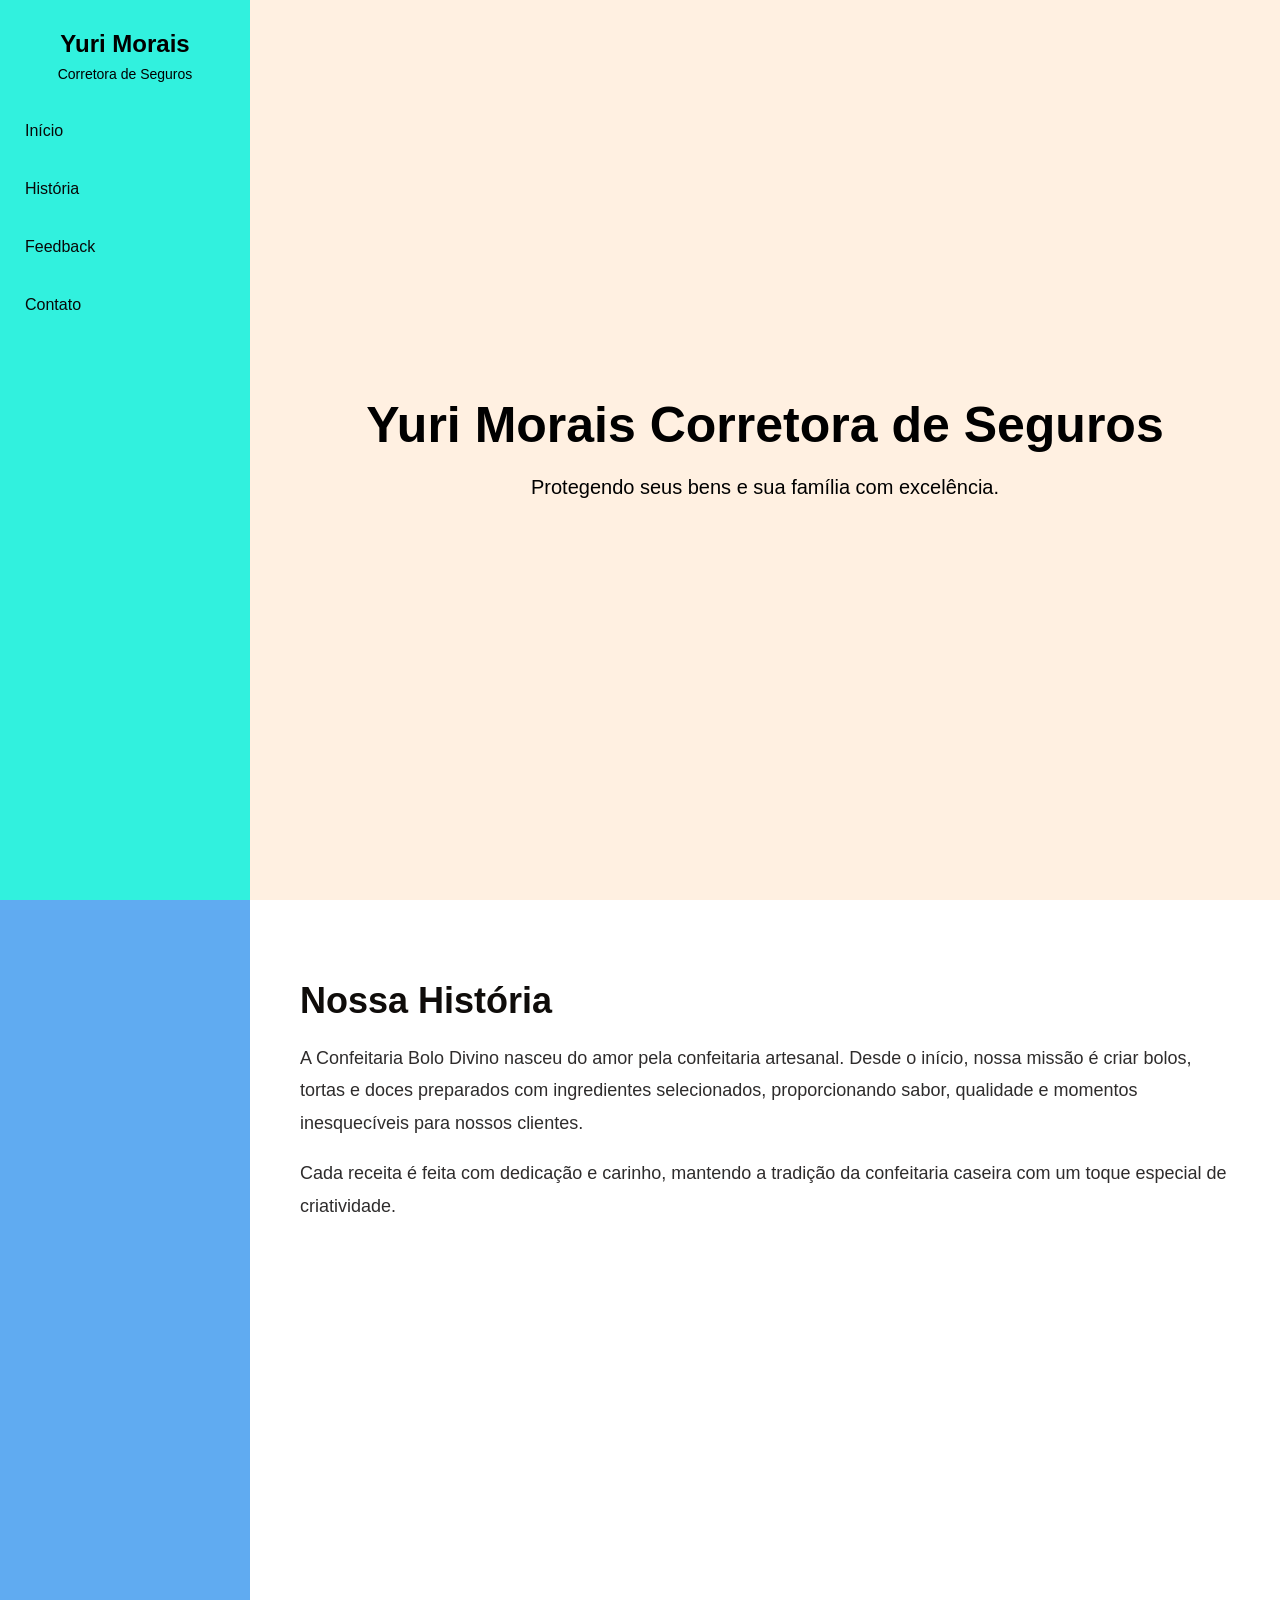
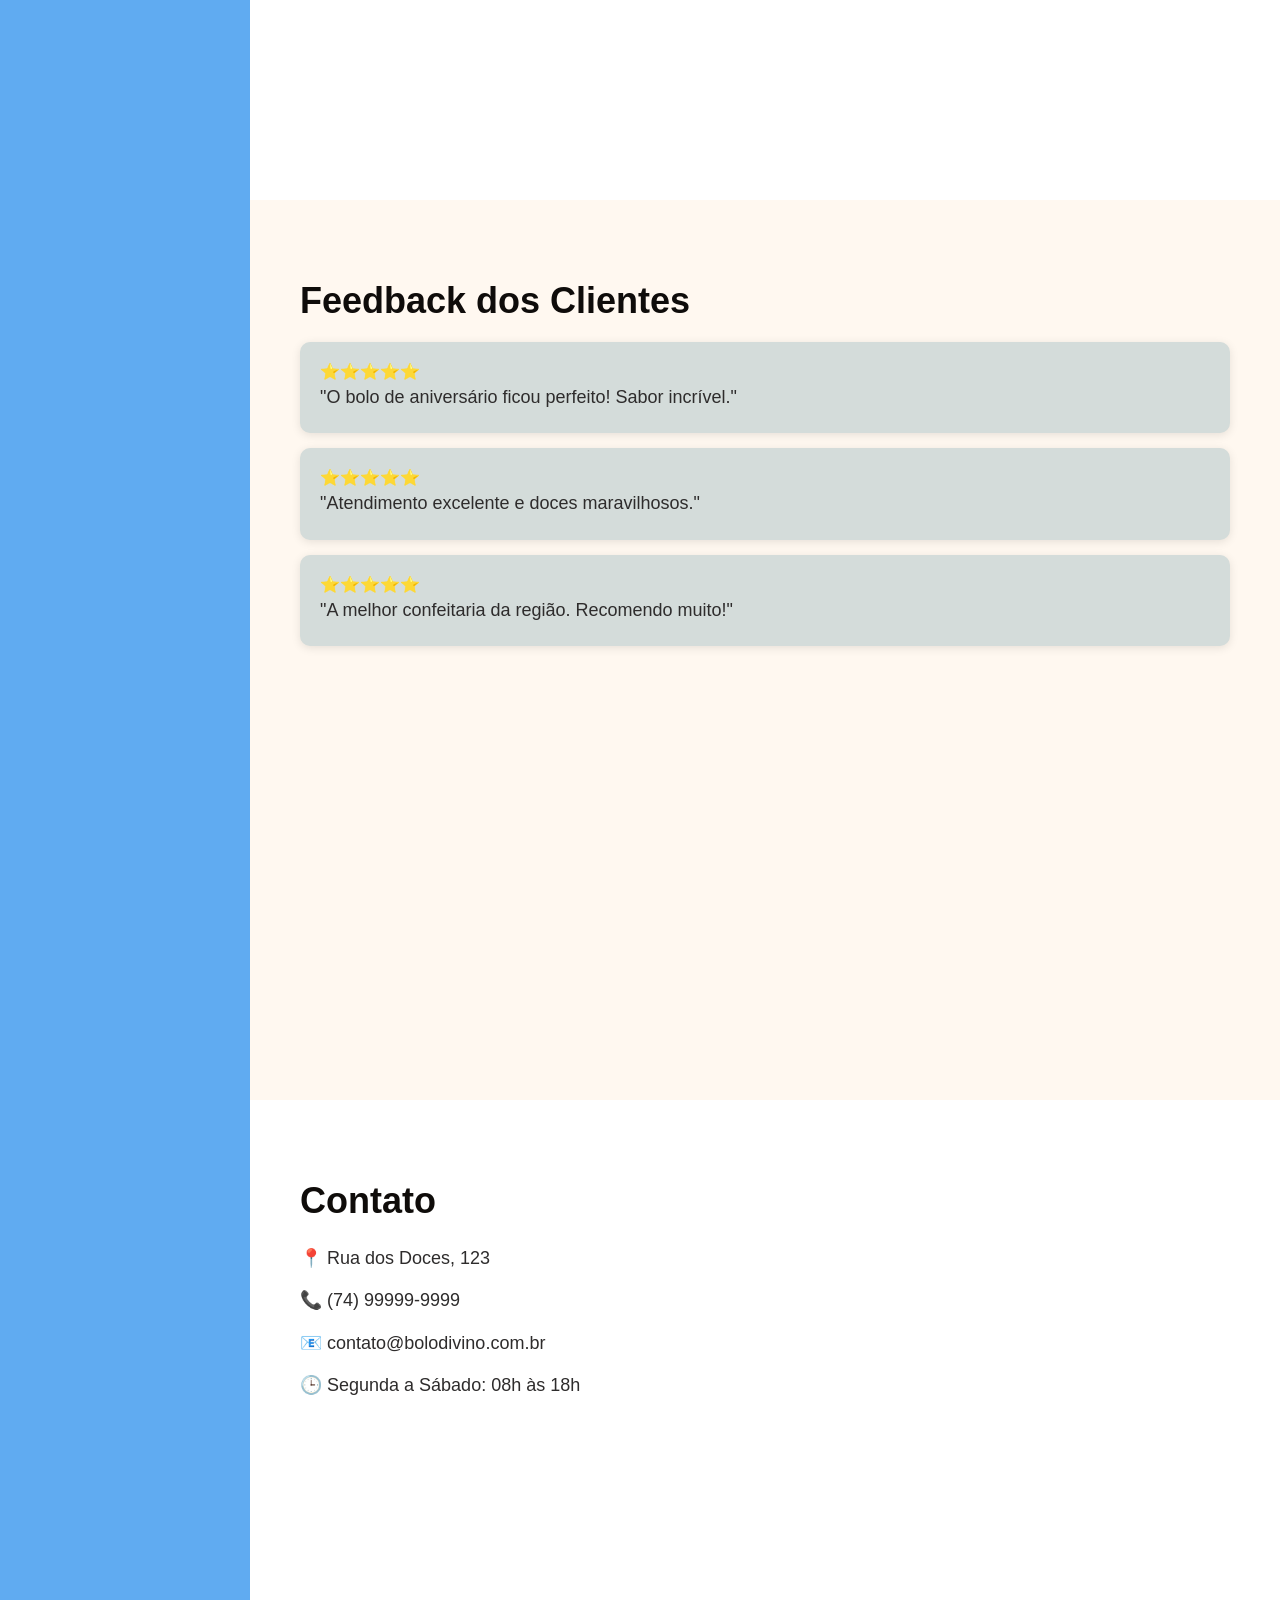
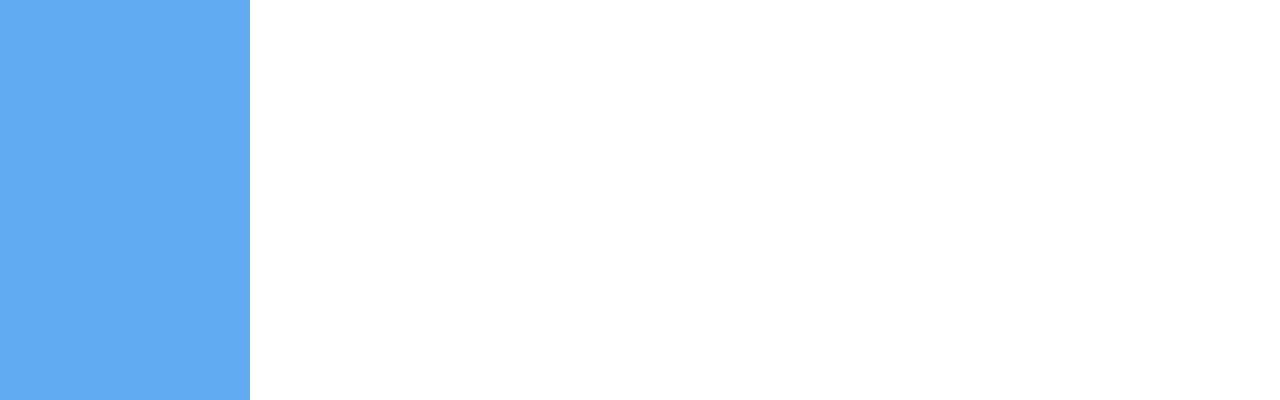
<file: SITE CORRETORA/index.html>
<!DOCTYPE html>
<html lang="pt-BR">
<head>
<meta charset="UTF-8">
<meta name="viewport" content="width=device-width, initial-scale=1.0">
<title>Yuri Morais</title>

<style>
*{
    margin:0;
    padding:0;
    box-sizing:border-box;
    font-family: 'Segoe UI', sans-serif;
}

body{
    display:flex;
    background-color:#60abf1;
}

/* Menu lateral */
.menu-lateral{
    width:250px;
    height:100vh;
    background:#31f1de;
    position:fixed;
    left:0;
    top:0;
    padding-top:30px;
}

.logo{
    text-align:center;
    color:rgb(0, 0, 0);
    font-size:28px;
    font-weight:bold;
    margin-bottom:40px;
}

.menu-lateral ul{
    list-style:none;
}

.menu-lateral ul li{
    margin:10px 0;
}

.menu-lateral ul li a{
    display:block;
    color:rgb(8, 8, 8);
    text-decoration:none;
    padding:15px 25px;
    transition:0.3s;
}

.menu-lateral ul li a:hover{
    background:#54bcdc;
    padding-left:35px;
}

/* Conteúdo */
.conteudo{
    margin-left:250px;
    width:100%;
}

section{
    padding:80px 50px;
    min-height:100vh;
}

#inicio{
    background:#FFF0E1;
    display:flex;
    flex-direction:column;
    justify-content:center;
    align-items:center;
    text-align:center;
}

#inicio h1{
    font-size:50px;
    color:#000000;
}

#inicio p{
    font-size:20px;
    color:#000000;
    margin-top:15px;
}

#historia{
    background:#fff;
}

#feedback{
    background:#FFF8F0;
}

#contato{
    background:#fff;
}

h2{
    color:#0f0c0a;
    margin-bottom:20px;
    font-size:36px;
}

p{
    line-height:1.8;
    color:#2e2c2c;
    font-size:18px;
}

.card-feedback{
    background:rgb(212, 220, 218);
    padding:20px;
    border-radius:10px;
    margin:15px 0;
    box-shadow:0 2px 10px rgba(0,0,0,0.1);
}

.contato-info{
    margin-top:20px;
}

.contato-info p{
    margin:10px 0;
}

.subtitle {
    font-size: 14px;
    margin: 4px 0 0 0;
    font-weight: normal;
    color: #000000; /* Altere aqui para a cor desejada (ex: #e0e0e0 é um cinza claro) */
}

.text-group {
    text-align: center;
    margin-bottom: 20px;
}

</style>

</head>
<body>

<nav class="menu-lateral">
   <div class="header-container">
  <div class="text-group">
    <h1 class="title">Yuri Morais</h1>
    <p class="subtitle">Corretora de Seguros</p>
  </div>



    <ul>
        <li><a href="#inicio">Início</a></li>
        <li><a href="#historia">História</a></li>
        <li><a href="#feedback">Feedback</a></li>
        <li><a href="#contato">Contato</a></li>
    </ul>
</nav>

<div class="conteudo">

    <section id="inicio">
        <h1>Yuri Morais Corretora de Seguros</h1>
        <p>Protegendo seus bens e sua família com excelência.</p>
    </section>

    <section id="historia">
        <h2>Nossa História</h2>

        <p>
            A Confeitaria Bolo Divino nasceu do amor pela confeitaria artesanal.
            Desde o início, nossa missão é criar bolos, tortas e doces preparados
            com ingredientes selecionados, proporcionando sabor, qualidade e momentos
            inesquecíveis para nossos clientes.
        </p>

        <br>

        <p>
            Cada receita é feita com dedicação e carinho, mantendo a tradição
            da confeitaria caseira com um toque especial de criatividade.
        </p>
    </section>

    <section id="feedback">
        <h2>Feedback dos Clientes</h2>

        <div class="card-feedback">
            ⭐⭐⭐⭐⭐
            <p>"O bolo de aniversário ficou perfeito! Sabor incrível."</p>
        </div>

        <div class="card-feedback">
            ⭐⭐⭐⭐⭐
            <p>"Atendimento excelente e doces maravilhosos."</p>
        </div>

        <div class="card-feedback">
            ⭐⭐⭐⭐⭐
            <p>"A melhor confeitaria da região. Recomendo muito!"</p>
        </div>
    </section>

    <section id="contato">
        <h2>Contato</h2>

        <div class="contato-info">
            <p>📍 Rua dos Doces, 123</p>
            <p>📞 (74) 99999-9999</p>
            <p>📧 contato@bolodivino.com.br</p>
            <p>🕒 Segunda a Sábado: 08h às 18h</p>
        </div>
    </section>

</div>

</body>
</html>
</file>
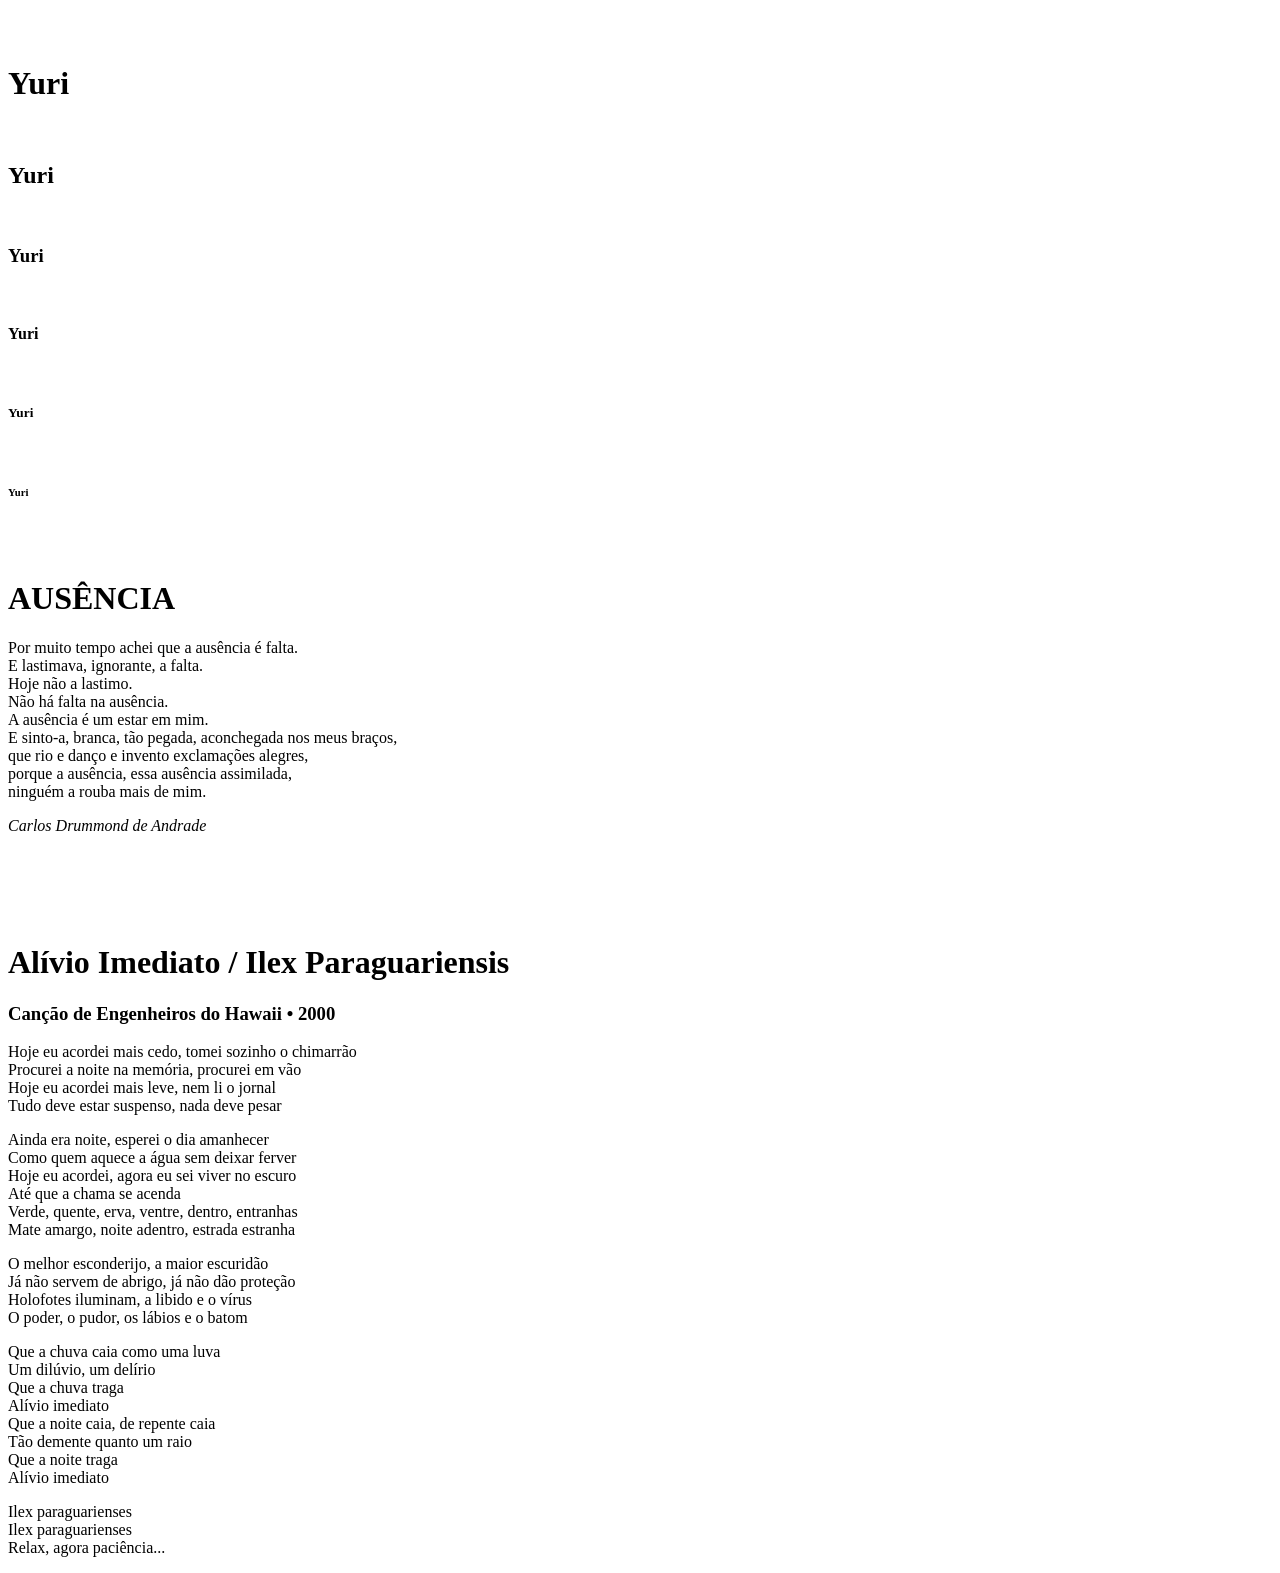
<file: AULA/AULA 3 JAVA/INDEx.html>
<!DOCTYPE html>
<html lang="en">
<head>
    <meta charset="UTF-8">
    <meta name="viewport" content="width=, initial-scale=1.0">
    <title>AULA SOBRE TITULOS</title>
</head>
<body>
    <br>
    <br>
    <h1>Yuri</h1> <!--Endfragment cabeçalhos-->
    <br>
    <h2>Yuri</h2>
    <br>
    <h3>Yuri</h3>
    <br>
    <h4>Yuri</h4>
    <br>
    <h5>Yuri</h5>
    <br>
    <h6>Yuri</h6>

<br>
<br>
<h1>AUSÊNCIA</h1>

    <p>
        Por muito tempo achei que a ausência é falta.<br>
        E lastimava, ignorante, a falta.<br>
        Hoje não a lastimo.<br>
        Não há falta na ausência.<br>
        A ausência é um estar em mim.<br>
        E sinto-a, branca, tão pegada, aconchegada nos meus braços,<br>
        que rio e danço e invento exclamações alegres,<br>
        porque a ausência, essa ausência assimilada,<br>
        ninguém a rouba mais de mim.
    </p>

    <p><i>Carlos Drummond de Andrade</i></p>


    <br>
    <br>
    <br>
    <br>

    <body>

        <h1>Alívio Imediato / Ilex Paraguariensis</h1>
        <h3>Canção de Engenheiros do Hawaii • 2000</h3>
        <p>
            Hoje eu acordei mais cedo, tomei sozinho o chimarrão<br>
            Procurei a noite na memória, procurei em vão<br>
            Hoje eu acordei mais leve, nem li o jornal<br>
            Tudo deve estar suspenso, nada deve pesar
        </p>

        <p>
            Ainda era noite, esperei o dia amanhecer<br>
            Como quem aquece a água sem deixar ferver<br>
            Hoje eu acordei, agora eu sei viver no escuro<br>
            Até que a chama se acenda<br>
            Verde, quente, erva, ventre, dentro, entranhas<br>
            Mate amargo, noite adentro, estrada estranha
        </p>

        <p>
            O melhor esconderijo, a maior escuridão<br>
            Já não servem de abrigo, já não dão proteção<br>
            Holofotes iluminam, a libido e o vírus<br>
            O poder, o pudor, os lábios e o batom
        </p>

        <p>
            Que a chuva caia como uma luva<br>
            Um dilúvio, um delírio<br>
            Que a chuva traga<br>
            Alívio imediato<br>
            Que a noite caia, de repente caia<br>
            Tão demente quanto um raio<br>
            Que a noite traga<br>
            Alívio imediato
        </p>

        <p>
            Ilex paraguarienses<br>
            Ilex paraguarienses<br>
            Relax, agora paciência...
        </p>
    

</body>
















</body>
</html>
</file>
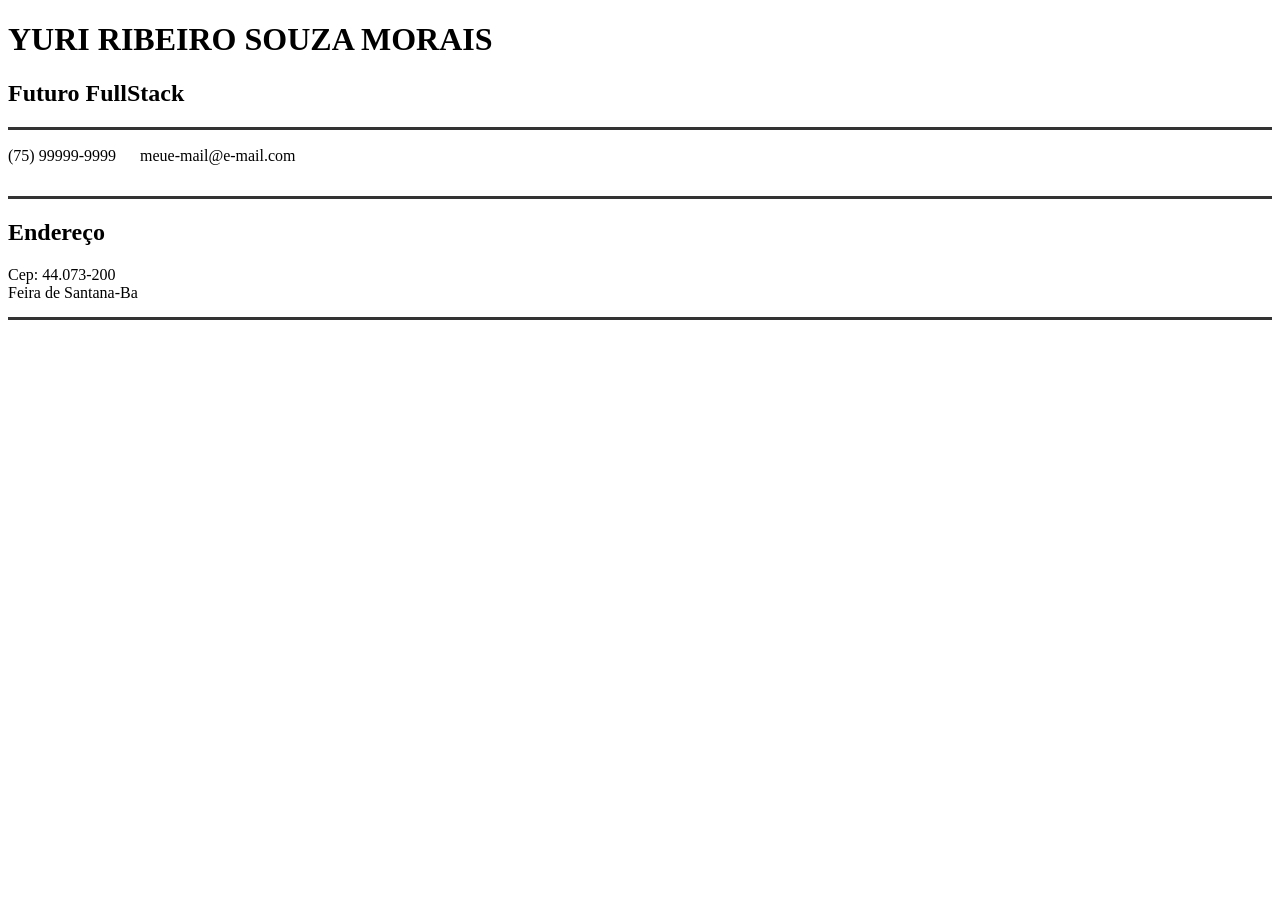
<file: AULA/Curriculo/index.html>
<!DOCTYPE html>
<html lang="br">
<head>
    <meta charset="UTF-8">
    <meta name="viewport" content="width=device-width, initial-scale=1.0">
    <title>Document</title>
</head>
<body>
    <h1 style="font-family: Verdana;">YURI RIBEIRO SOUZA MORAIS</h1>
    <h2 style="font-family: Verdana;">Futuro FullStack</h2>

        <hr style="border: 0; height: 3px; background-color: #333; margin: 1px 0;">
    <p style="display:inline-block; margin-right:20px;"> (75) 99999-9999</p> 
    <p style="display:inline-block;">meue-mail@e-mail.com</p>
        <hr style="border: 0; height: 3px; background-color: #333; margin: 15px 0;">
<h2 style="font-family: Verdana;">Endereço</h2>
    Cep: 44.073-200<br>
    Feira de Santana-Ba
        <hr style="border: 0; height: 3px; background-color: #333; margin: 15px 0;">

    
</body>
</html>
</file>
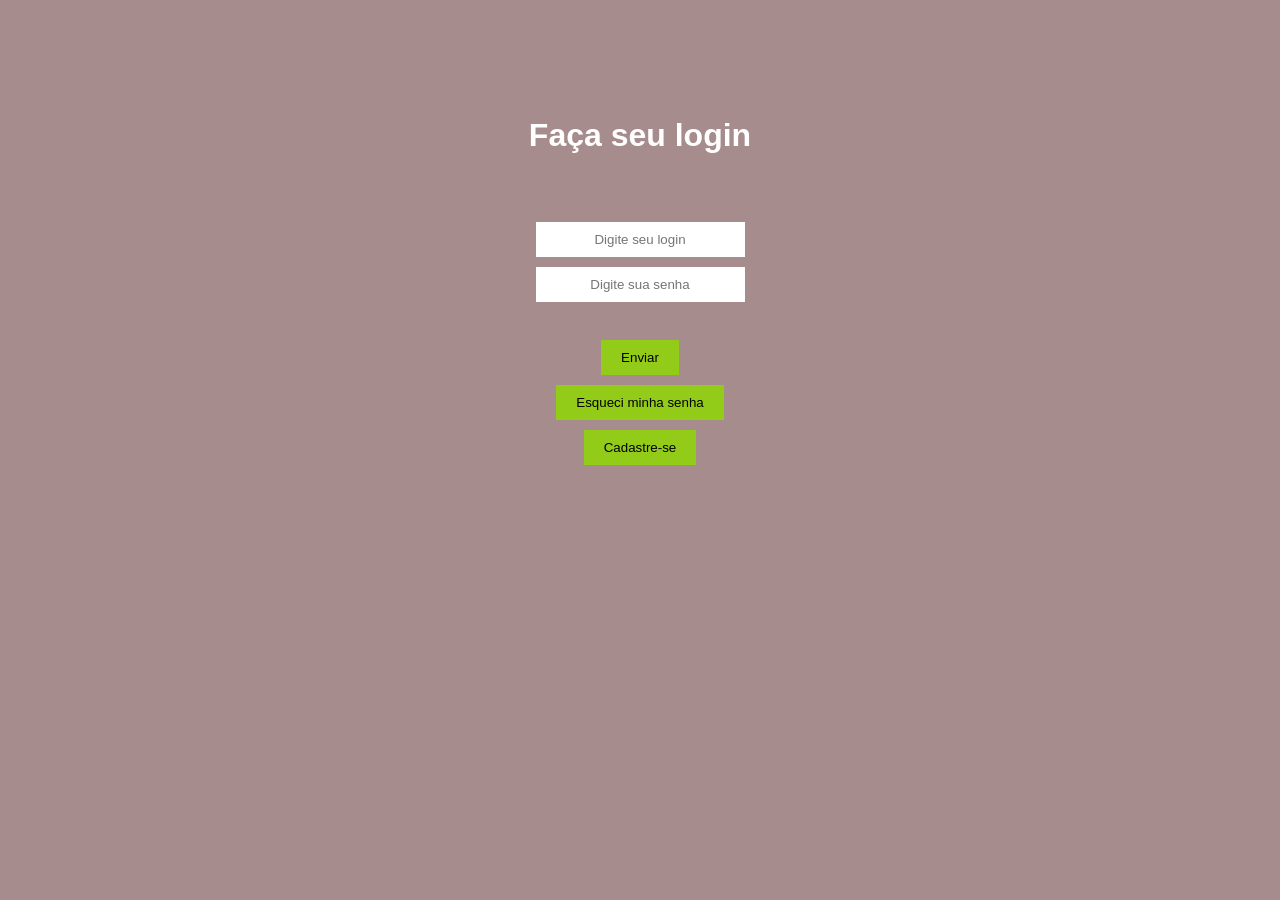
<file: AULA/LOGIN/index.html>
<!DOCTYPE html>
<html lang="br">
<head>
    <meta charset="UTF-8">
    <meta name="viewport" content="width=device-width, initial-scale=1.0">
    <title>Document</title>

<style>
    body {
        background-color: #fdfdfd;
        margin-top: 60px;
    }




    input {
        background-color: #ffffff;
        text-align: center;
        font-family: Arial, sans-serif;
        color: #000000;
        border: none;
        padding: 10px 20px;
        margin: 10px auto;
        display: block;
    }
    button {
          
            background-color: #93cc18;
            font-family: Arial, sans-serif;
            color: #000000;
            border: none;
            padding: 10px 20px;
            cursor: pointer;
            margin: 10px auto;
            display: block;
        }

    
</style>

</head>
<body style="background-color: #a68c8c;">

    <br><br>
    <h1 style="text-align: center; font-family: Arial, sans-serif;color: #ffffff;;">Faça seu login</h1>
    <br><br>
    <input style="background-color: #ffffff; text-align: center;" placeholder="Digite seu login" type="text">
    <input style="background-color: #ffffff; text-align: center;" placeholder="Digite sua senha" type="password";>
    
   
    <br> 
    <a style="text-decoration: none;" href="enviar.html" style="text-align: center;" font-family="Arial, sans-serif;"><button>Enviar</button></a   >

    <a style="text-decoration: none;" href="esqueci_senha.html" style="text-align: center;" font-family="Arial, sans-serif;"><button>Esqueci minha senha</button></a>
    <a style="text-decoration: none;" href="cadastro.html" style="text-align: center;" font-family="Arial, sans-serif;"><button>Cadastre-se</button></a>









    
</body>
</html>
</file>
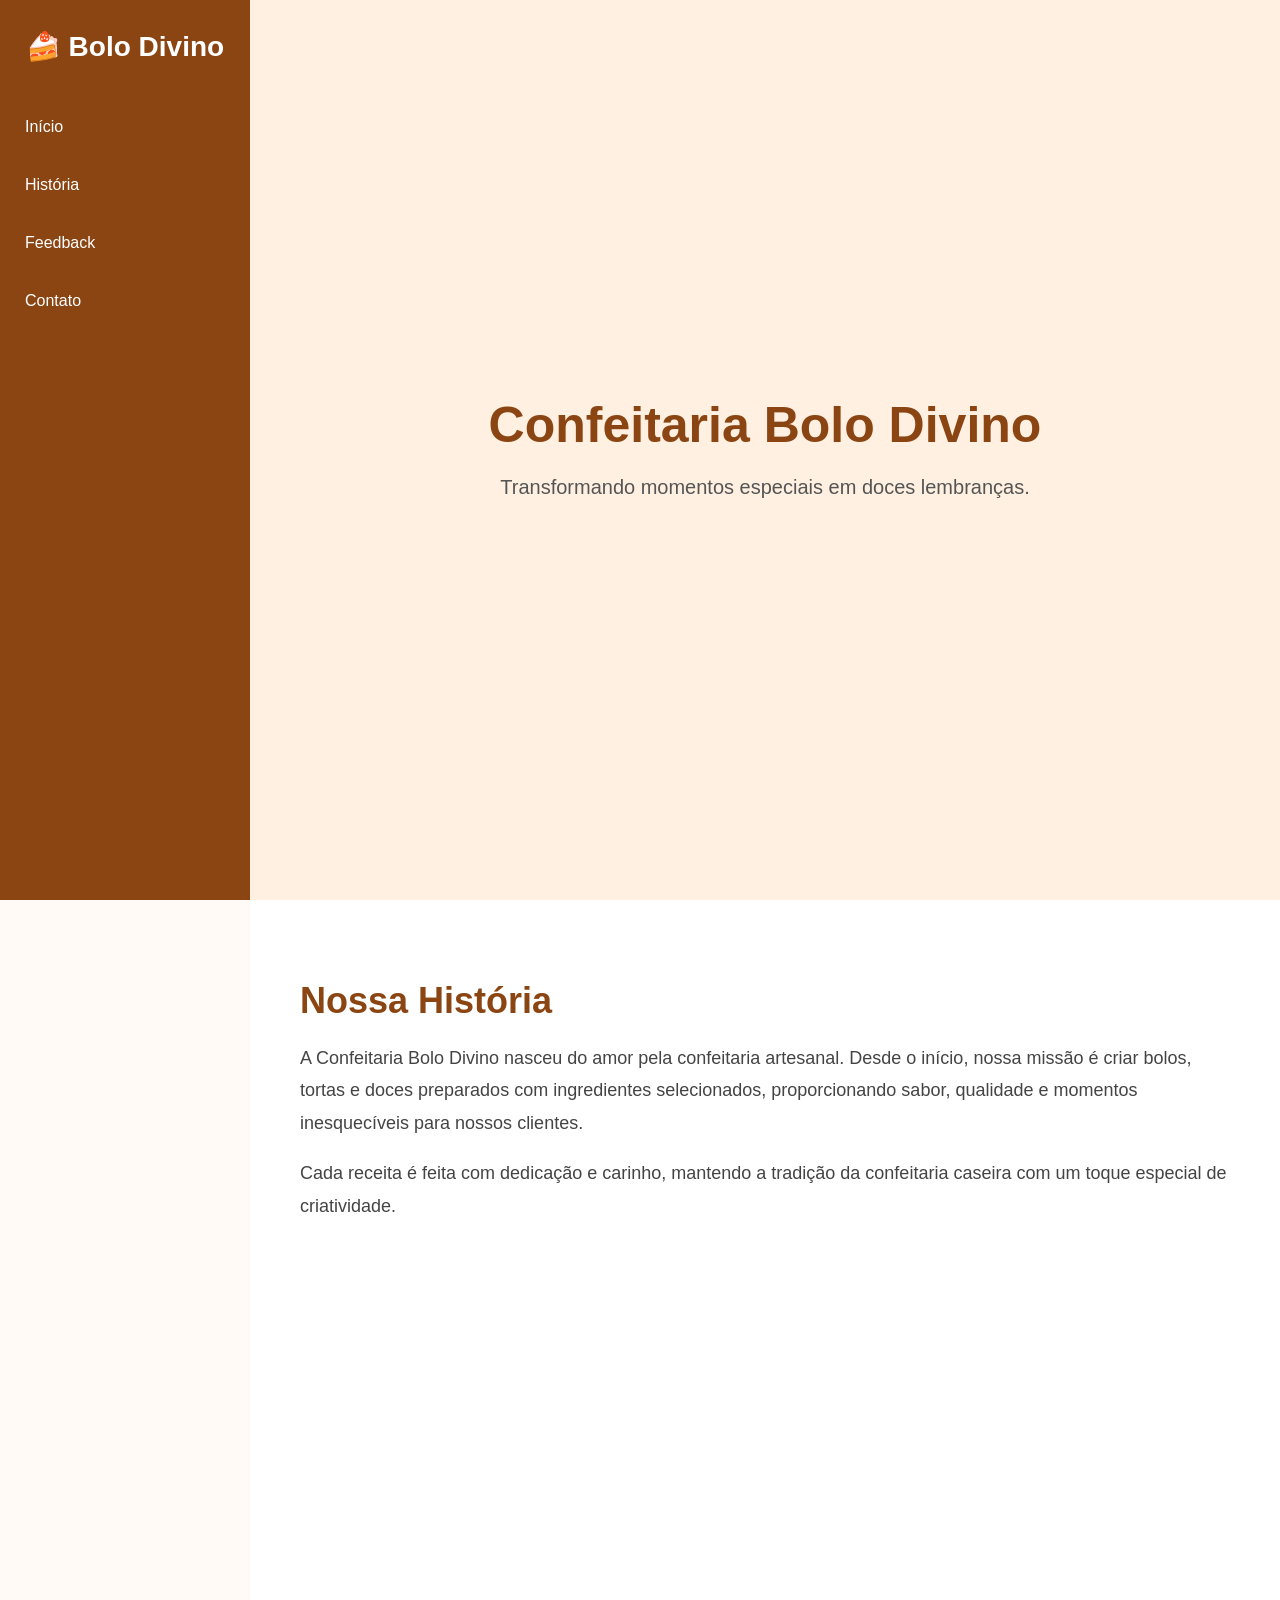
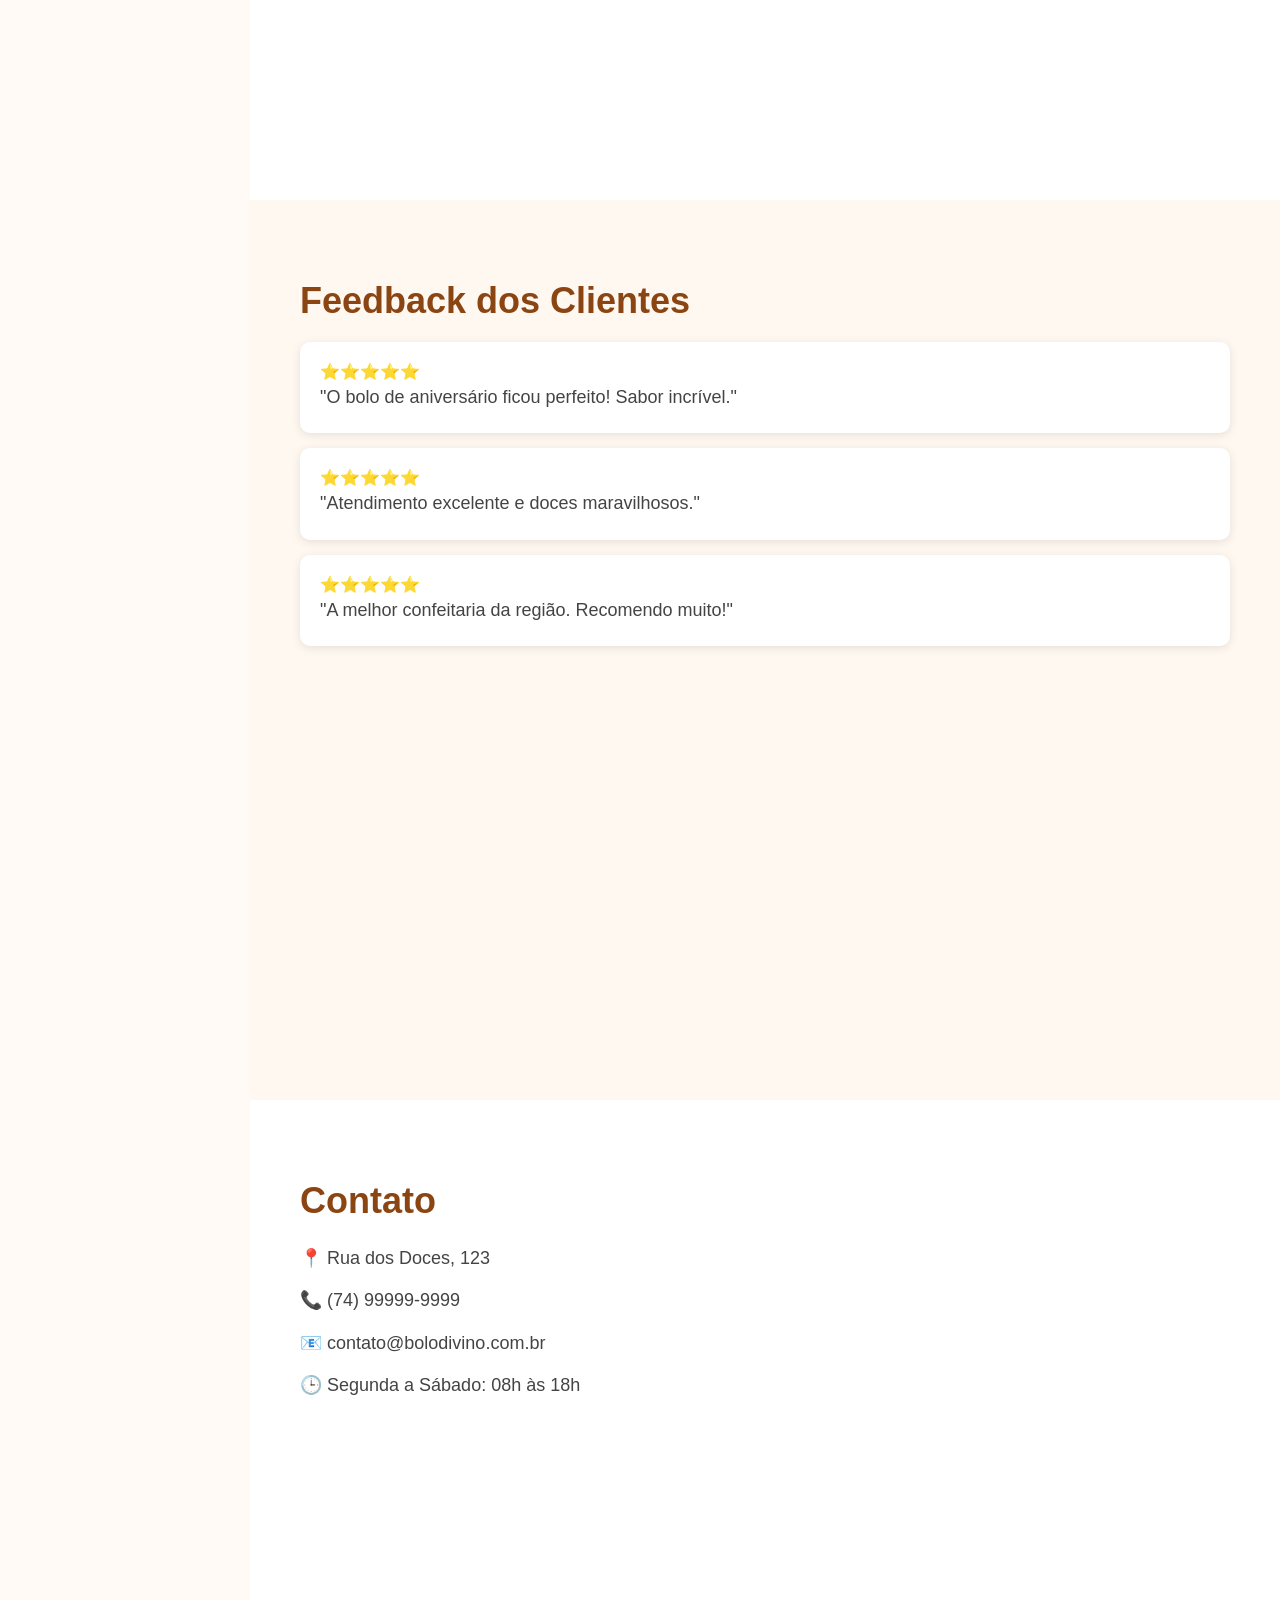
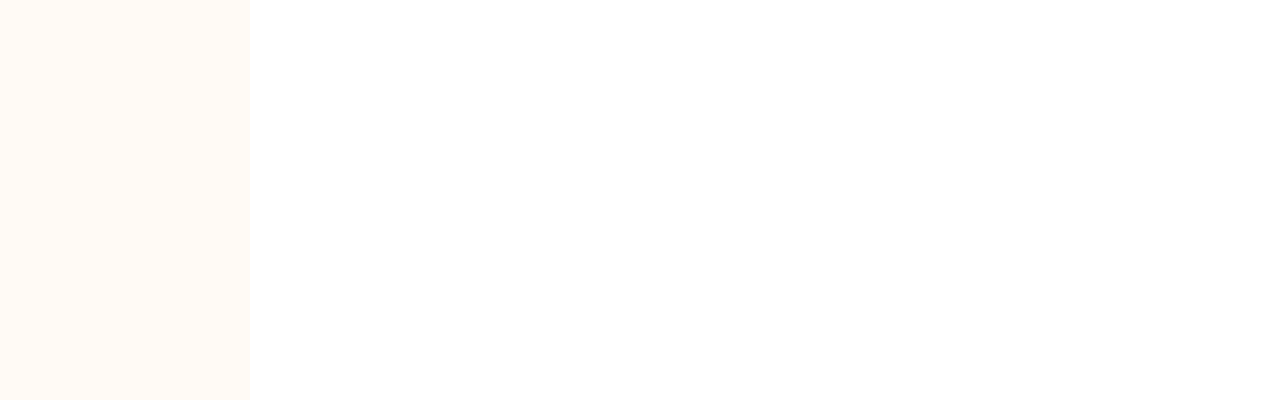
<file: AULA/index-26-06-2026.html>
<!DOCTYPE html>
<html lang="pt-BR">
<head>
<meta charset="UTF-8">
<meta name="viewport" content="width=device-width, initial-scale=1.0">
<title>Confeitaria Bolo Divino</title>

<style>
*{
    margin:0;
    padding:0;
    box-sizing:border-box;
    font-family: 'Segoe UI', sans-serif;
}

body{
    display:flex;
    background-color:#fffaf5;
}

/* Menu lateral */
.menu-lateral{
    width:250px;
    height:100vh;
    background:#8B4513;
    position:fixed;
    left:0;
    top:0;
    padding-top:30px;
}

.logo{
    text-align:center;
    color:white;
    font-size:28px;
    font-weight:bold;
    margin-bottom:40px;
}

.menu-lateral ul{
    list-style:none;
}

.menu-lateral ul li{
    margin:10px 0;
}

.menu-lateral ul li a{
    display:block;
    color:white;
    text-decoration:none;
    padding:15px 25px;
    transition:0.3s;
}

.menu-lateral ul li a:hover{
    background:#A0522D;
    padding-left:35px;
}

/* Conteúdo */
.conteudo{
    margin-left:250px;
    width:100%;
}

section{
    padding:80px 50px;
    min-height:100vh;
}

#inicio{
    background:#FFF0E1;
    display:flex;
    flex-direction:column;
    justify-content:center;
    align-items:center;
    text-align:center;
}

#inicio h1{
    font-size:50px;
    color:#8B4513;
}

#inicio p{
    font-size:20px;
    color:#555;
    margin-top:15px;
}

#historia{
    background:#fff;
}

#feedback{
    background:#FFF8F0;
}

#contato{
    background:#fff;
}

h2{
    color:#8B4513;
    margin-bottom:20px;
    font-size:36px;
}

p{
    line-height:1.8;
    color:#444;
    font-size:18px;
}

.card-feedback{
    background:white;
    padding:20px;
    border-radius:10px;
    margin:15px 0;
    box-shadow:0 2px 10px rgba(0,0,0,0.1);
}

.contato-info{
    margin-top:20px;
}

.contato-info p{
    margin:10px 0;
}
</style>

</head>
<body>

<nav class="menu-lateral">
    <div class="logo">🍰 Bolo Divino</div>

    <ul>
        <li><a href="#inicio">Início</a></li>
        <li><a href="#historia">História</a></li>
        <li><a href="#feedback">Feedback</a></li>
        <li><a href="#contato">Contato</a></li>
    </ul>
</nav>

<div class="conteudo">

    <section id="inicio">
        <h1>Confeitaria Bolo Divino</h1>
        <p>Transformando momentos especiais em doces lembranças.</p>
    </section>

    <section id="historia">
        <h2>Nossa História</h2>

        <p>
            A Confeitaria Bolo Divino nasceu do amor pela confeitaria artesanal.
            Desde o início, nossa missão é criar bolos, tortas e doces preparados
            com ingredientes selecionados, proporcionando sabor, qualidade e momentos
            inesquecíveis para nossos clientes.
        </p>

        <br>

        <p>
            Cada receita é feita com dedicação e carinho, mantendo a tradição
            da confeitaria caseira com um toque especial de criatividade.
        </p>
    </section>

    <section id="feedback">
        <h2>Feedback dos Clientes</h2>

        <div class="card-feedback">
            ⭐⭐⭐⭐⭐
            <p>"O bolo de aniversário ficou perfeito! Sabor incrível."</p>
        </div>

        <div class="card-feedback">
            ⭐⭐⭐⭐⭐
            <p>"Atendimento excelente e doces maravilhosos."</p>
        </div>

        <div class="card-feedback">
            ⭐⭐⭐⭐⭐
            <p>"A melhor confeitaria da região. Recomendo muito!"</p>
        </div>
    </section>

    <section id="contato">
        <h2>Contato</h2>

        <div class="contato-info">
            <p>📍 Rua dos Doces, 123</p>
            <p>📞 (74) 99999-9999</p>
            <p>📧 contato@bolodivino.com.br</p>
            <p>🕒 Segunda a Sábado: 08h às 18h</p>
        </div>
    </section>

</div>

</body>
</html>
</file>
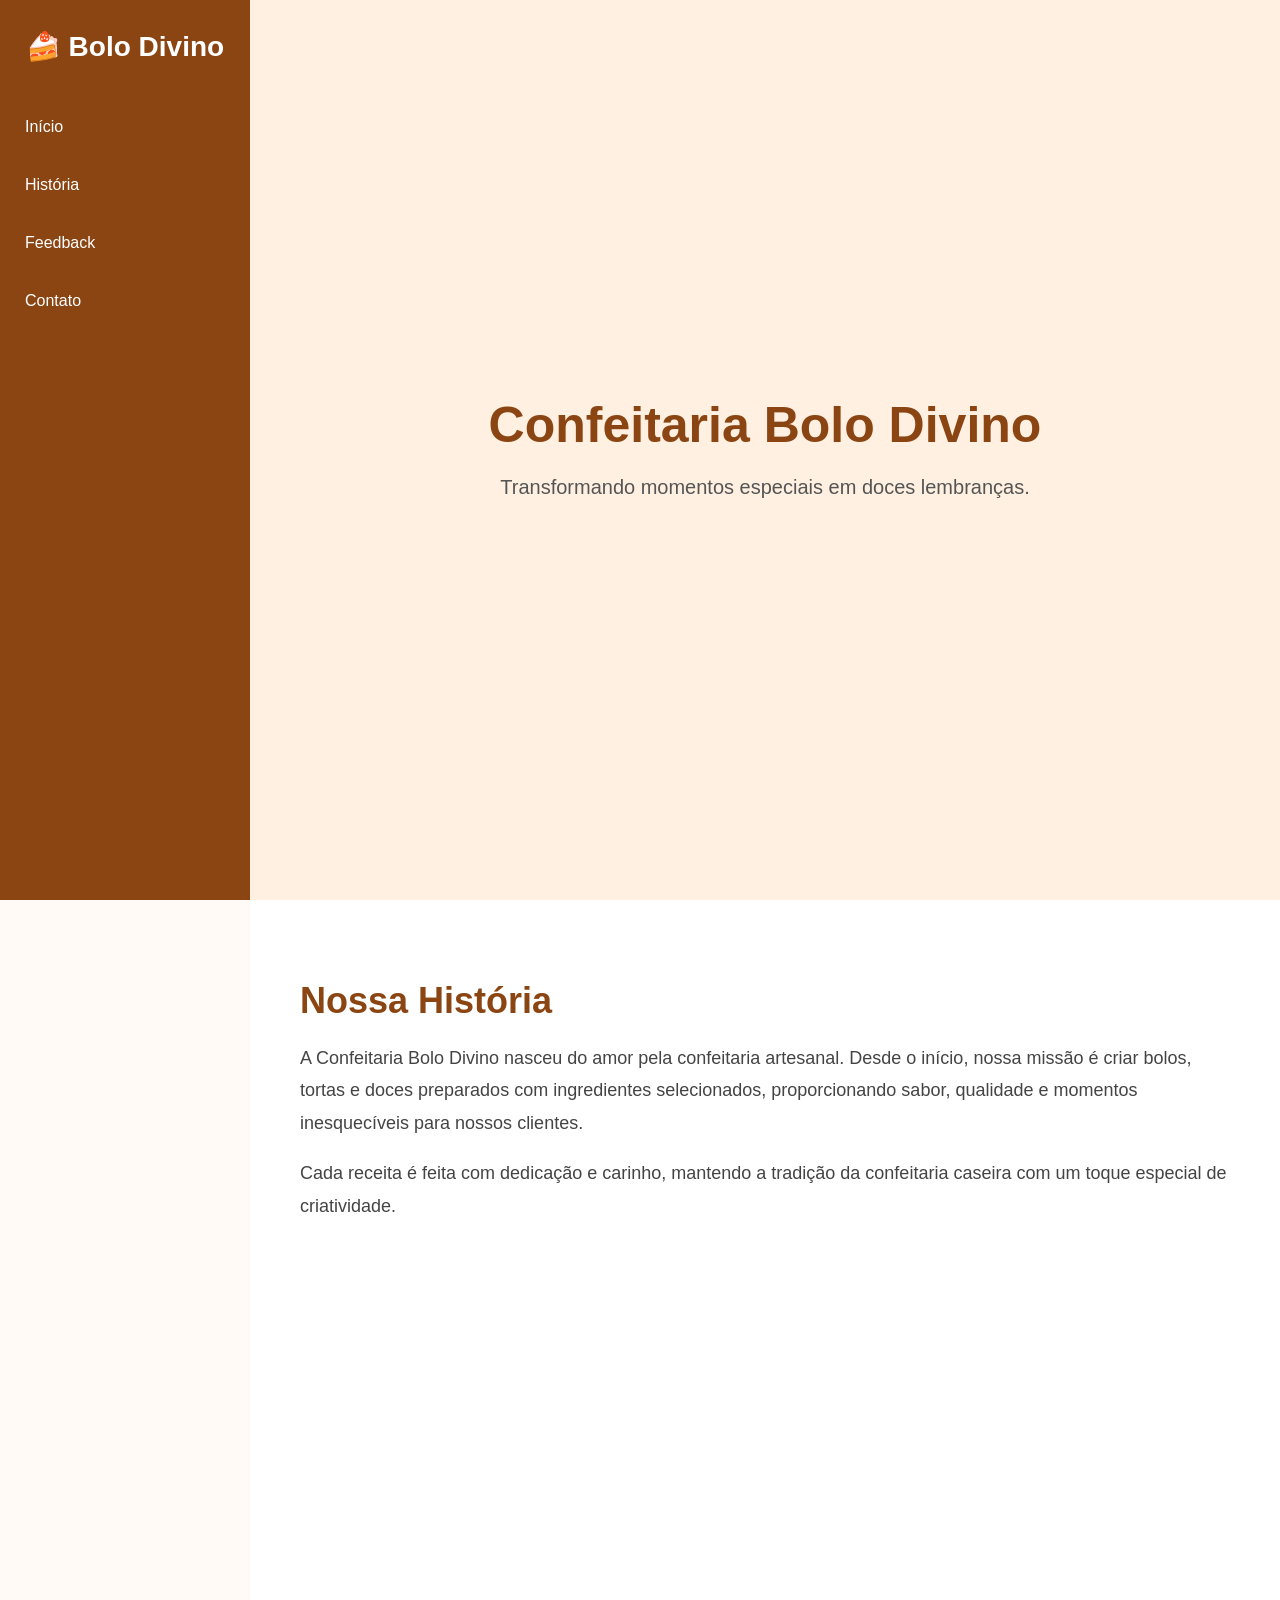
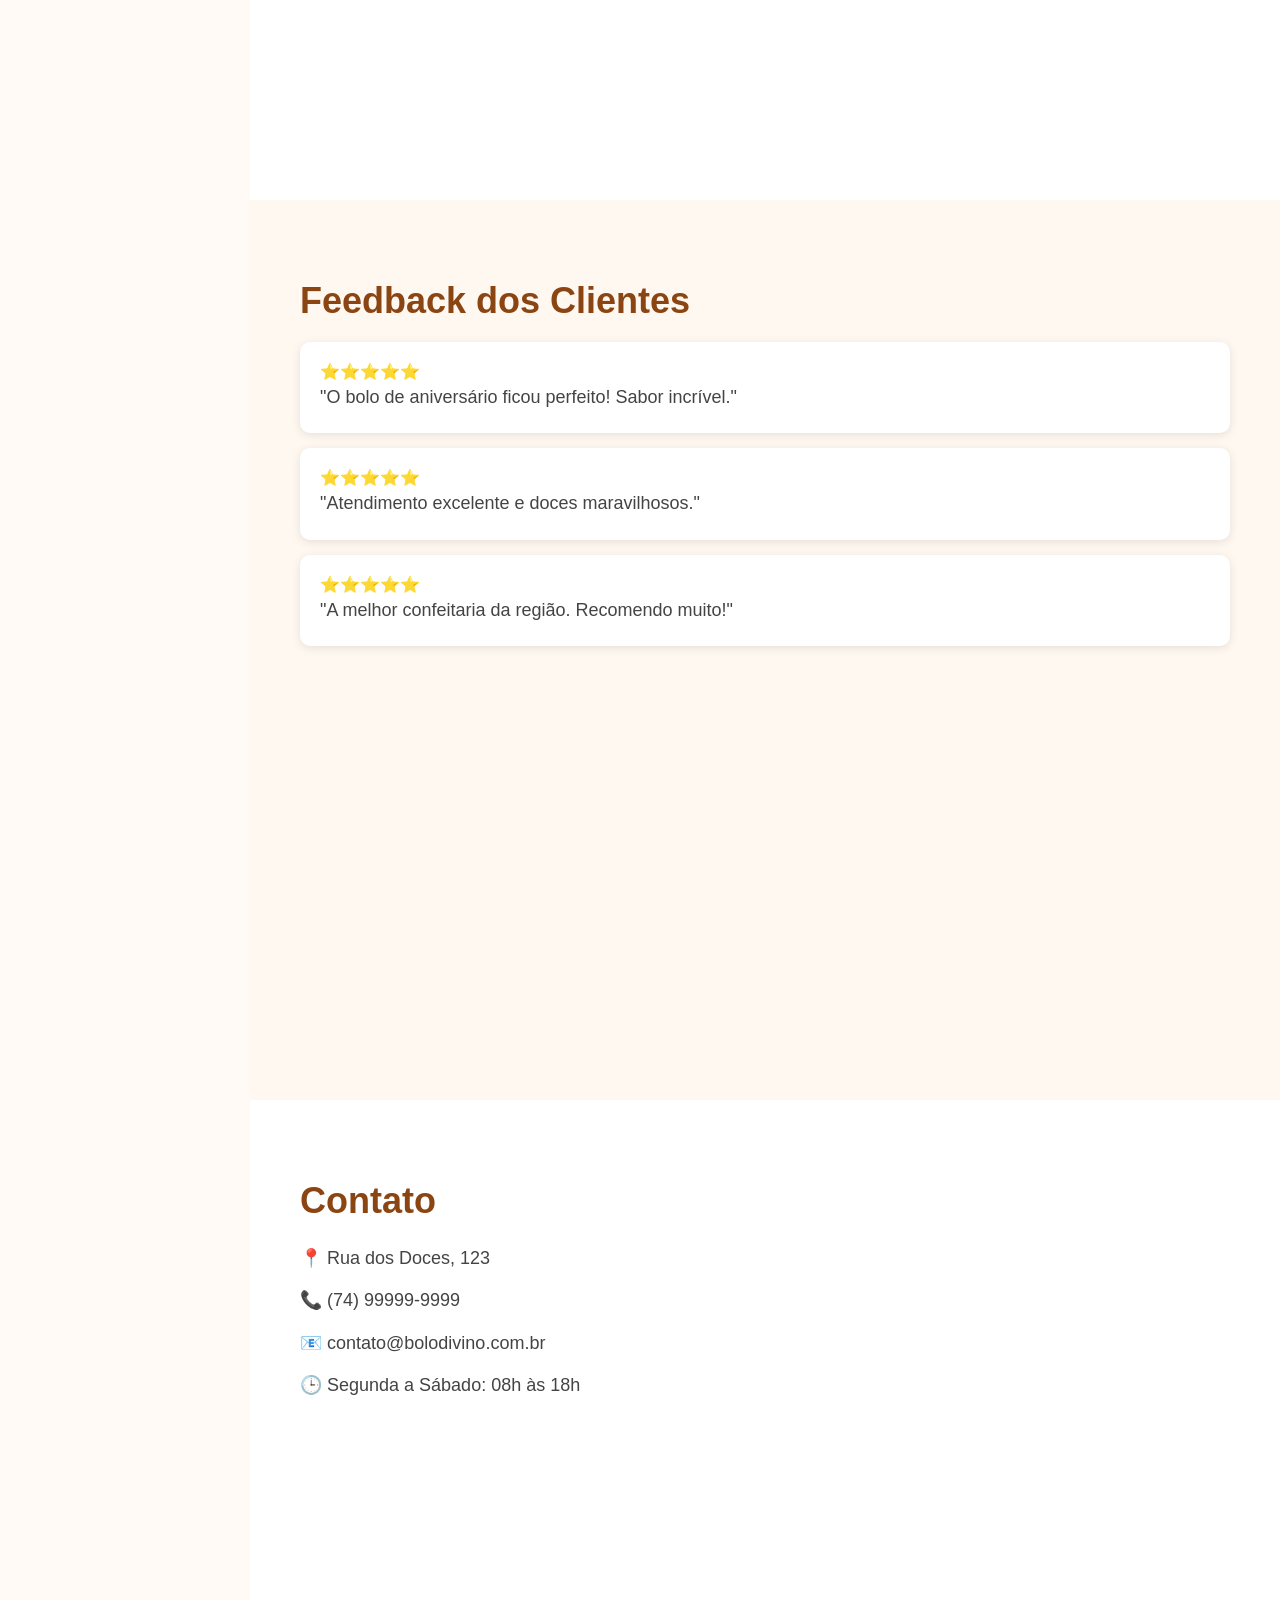
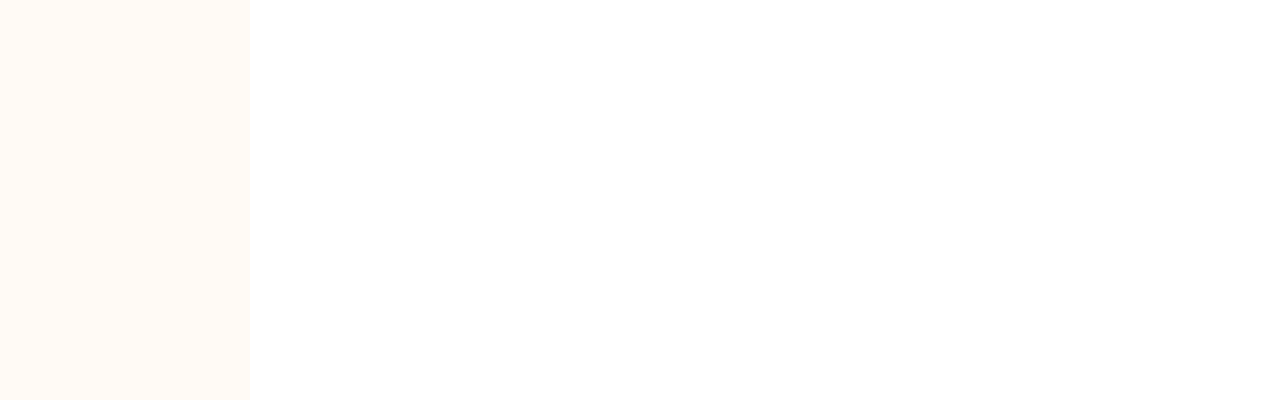
<file: AULA/index2.html>
<!DOCTYPE html>
<html lang="pt-BR">
<head>
<meta charset="UTF-8">
<meta name="viewport" content="width=device-width, initial-scale=1.0">
<title>Confeitaria Bolo Divino</title>

<style>
*{
    margin:0;
    padding:0;
    box-sizing:border-box;
    font-family: 'Segoe UI', sans-serif;
}

body{
    display:flex;
    background-color:#fffaf5;
}

/* Menu lateral */
.menu-lateral{
    width:250px;
    height:100vh;
    background:#8B4513;
    position:fixed;
    left:0;
    top:0;
    padding-top:30px;
}

.logo{
    text-align:center;
    color:white;
    font-size:28px;
    font-weight:bold;
    margin-bottom:40px;
}

.menu-lateral ul{
    list-style:none;
}

.menu-lateral ul li{
    margin:10px 0;
}

.menu-lateral ul li a{
    display:block;
    color:white;
    text-decoration:none;
    padding:15px 25px;
    transition:0.3s;
}

.menu-lateral ul li a:hover{
    background:#A0522D;
    padding-left:35px;
}

/* Conteúdo */
.conteudo{
    margin-left:250px;
    width:100%;
}

section{
    padding:80px 50px;
    min-height:100vh;
}

#inicio{
    background:#FFF0E1;
    display:flex;
    flex-direction:column;
    justify-content:center;
    align-items:center;
    text-align:center;
}

#inicio h1{
    font-size:50px;
    color:#8B4513;
}

#inicio p{
    font-size:20px;
    color:#555;
    margin-top:15px;
}

#historia{
    background:#fff;
}

#feedback{
    background:#FFF8F0;
}

#contato{
    background:#fff;
}

h2{
    color:#8B4513;
    margin-bottom:20px;
    font-size:36px;
}

p{
    line-height:1.8;
    color:#444;
    font-size:18px;
}

.card-feedback{
    background:white;
    padding:20px;
    border-radius:10px;
    margin:15px 0;
    box-shadow:0 2px 10px rgba(0,0,0,0.1);
}

.contato-info{
    margin-top:20px;
}

.contato-info p{
    margin:10px 0;
}
</style>

</head>
<body>

<nav class="menu-lateral">
    <div class="logo">🍰 Bolo Divino</div>

    <ul>
        <li><a href="#inicio">Início</a></li>
        <li><a href="#historia">História</a></li>
        <li><a href="#feedback">Feedback</a></li>
        <li><a href="#contato">Contato</a></li>
    </ul>
</nav>

<div class="conteudo">

    <section id="inicio">
        <h1>Confeitaria Bolo Divino</h1>
        <p>Transformando momentos especiais em doces lembranças.</p>
    </section>

    <section id="historia">
        <h2>Nossa História</h2>

        <p>
            A Confeitaria Bolo Divino nasceu do amor pela confeitaria artesanal.
            Desde o início, nossa missão é criar bolos, tortas e doces preparados
            com ingredientes selecionados, proporcionando sabor, qualidade e momentos
            inesquecíveis para nossos clientes.
        </p>

        <br>

        <p>
            Cada receita é feita com dedicação e carinho, mantendo a tradição
            da confeitaria caseira com um toque especial de criatividade.
        </p>
    </section>

    <section id="feedback">
        <h2>Feedback dos Clientes</h2>

        <div class="card-feedback">
            ⭐⭐⭐⭐⭐
            <p>"O bolo de aniversário ficou perfeito! Sabor incrível."</p>
        </div>

        <div class="card-feedback">
            ⭐⭐⭐⭐⭐
            <p>"Atendimento excelente e doces maravilhosos."</p>
        </div>

        <div class="card-feedback">
            ⭐⭐⭐⭐⭐
            <p>"A melhor confeitaria da região. Recomendo muito!"</p>
        </div>
    </section>

    <section id="contato">
        <h2>Contato</h2>

        <div class="contato-info">
            <p>📍 Rua dos Doces, 123</p>
            <p>📞 (74) 99999-9999</p>
            <p>📧 contato@bolodivino.com.br</p>
            <p>🕒 Segunda a Sábado: 08h às 18h</p>
        </div>
    </section>

</div>

</body>
</html>
</file>
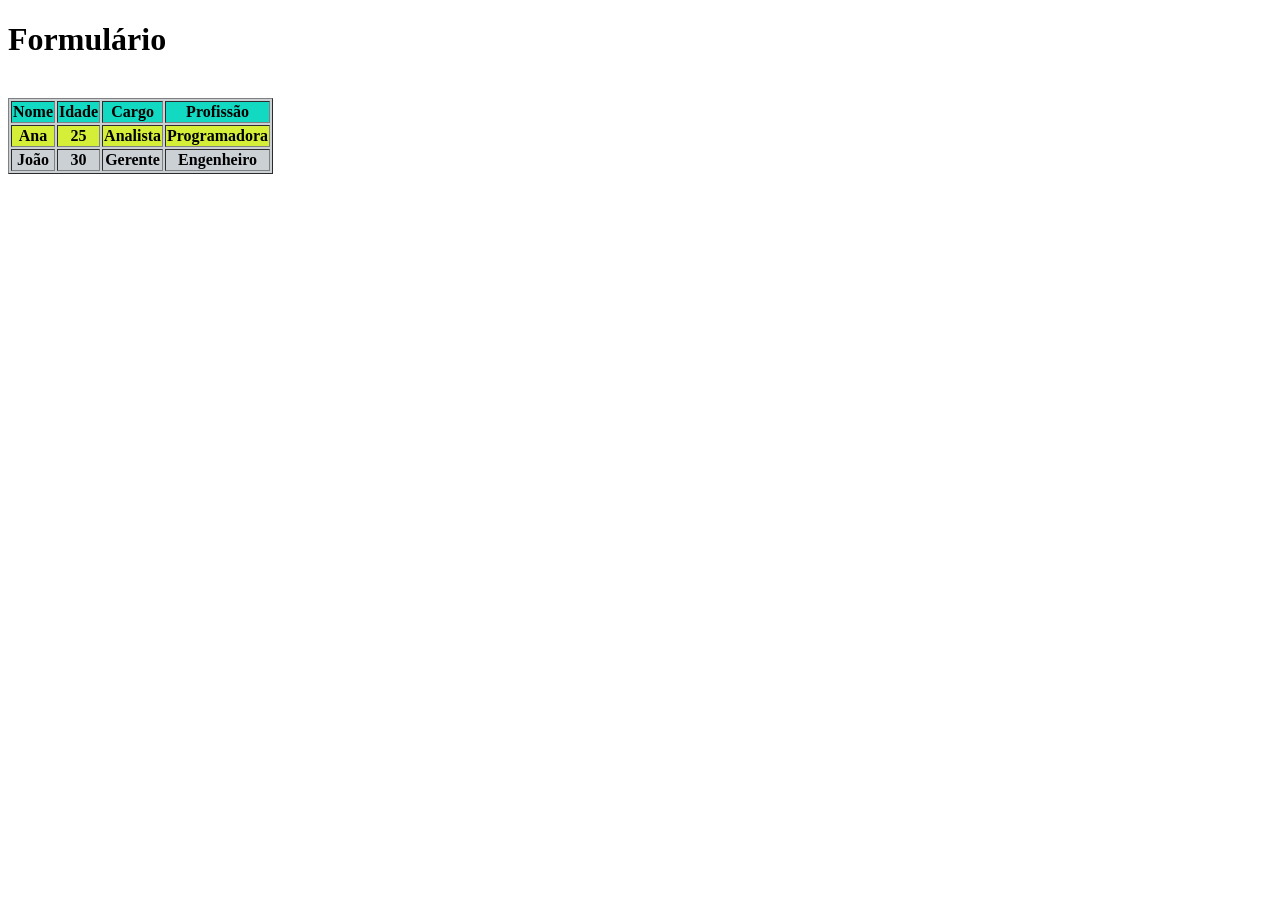
<file: AULA/tabela.html>
<!DOCTYPE html>
<html lang="en">
<head>
    <meta charset="UTF-8">
    <meta name="viewport" content="width=, initial-scale=1.0">
    <title>Document</title>

<style>
    table {
        background-color: #cbd0d5; /* Altere aqui para a cor desejada (ex: #e0e0e0 é um cinza claro) */

    }



    .linha1{
        background-color: #12d9c2; /* Altere aqui para a cor desejada (ex: #e0e0e0 é um cinza claro) */

    }

    .linha2{
        background-color: #d5ee38; /* Altere aqui para a cor desejada (ex: #e0e0e0 é um cinza claro) */

    }
</style>




</head>

<body>
    <h1>Formulário</h1>
<br>


<table border="1"> <!-- criar o inicio da tabela -->

        <tr class="linha1"> <!-- criar linha -->

            <th>Nome</th> <!-- criar o componente da tabela "coluna"-->
            <th>Idade</th>
            <th>Cargo</th>
            <th>Profissão</th>
        </tr>

        <tr class="linha2">
            <th>Ana</th>
            <th>25</th>
            <th>Analista</th>
            <th>Programadora</th>
        </tr>

        <tr>
            <th>João</th>
            <th>30</th>
            <th>Gerente</th>
            <th>Engenheiro</th>
        </tr> <!-- define o final da tabela-->




    
















</table>

















    
</body>
</html>
</file>
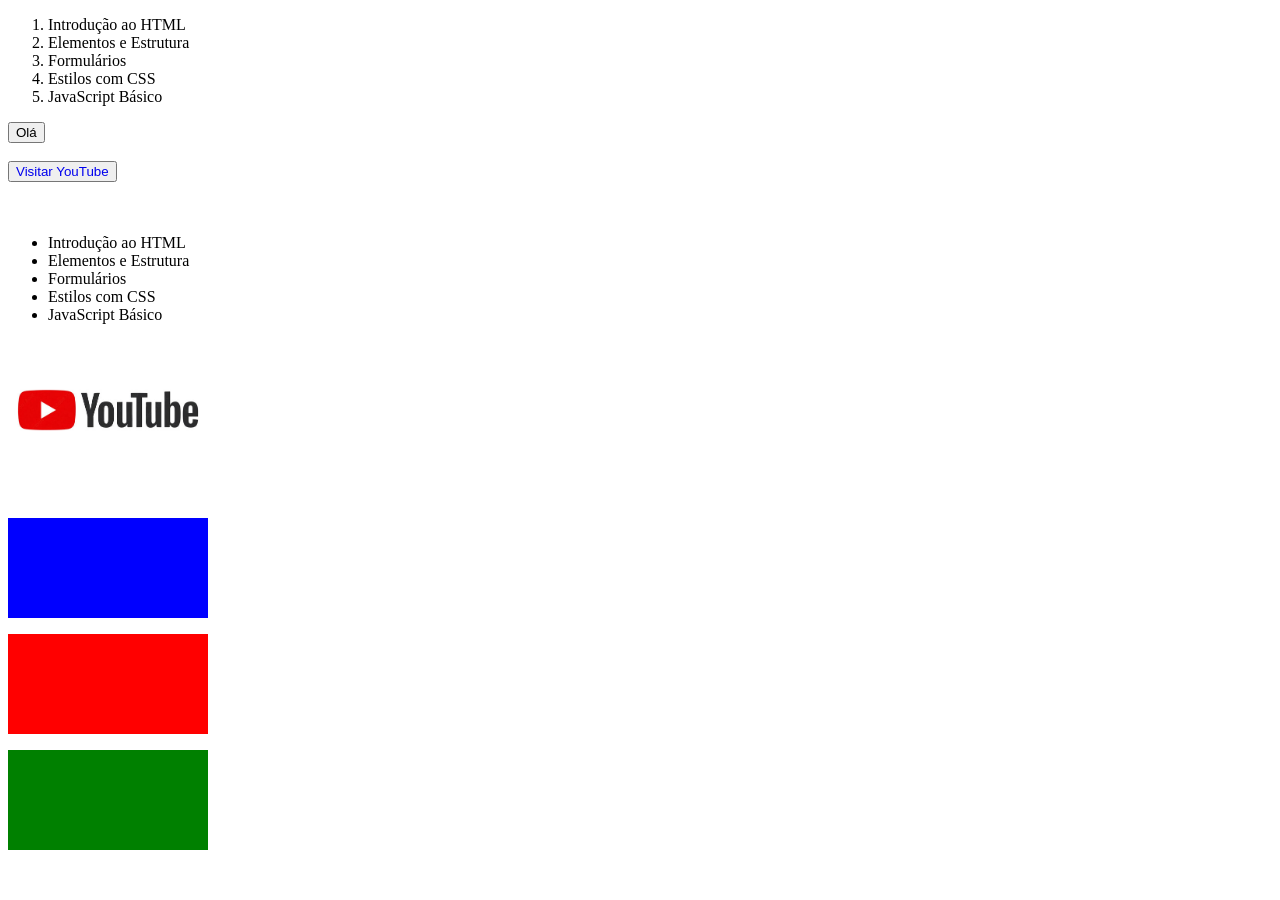
<file: SITE CORRETORA/curso.html>
<!DOCTYPE html>
<html lang="pt-BR">                                 



<ol>
    <li>Introdução ao HTML</li>
    <li>Elementos e Estrutura</li>
    <li>Formulários</li>
    <li>Estilos com CSS</li>
    <li>JavaScript Básico</li>
</ol>

<button onclick="window.open('https://www.youtube.com/', '_blank') ">Olá</button>

<br>
<br>

<button><a href="https://www.youtube.com/" target="_blank" style="text-decoration: none;">Visitar YouTube</a></button>

<br>
<br>
<br>


<ul>
    <li>Introdução ao HTML</li>
    <li>Elementos e Estrutura</li>
    <li>Formulários</li>
    <li>Estilos com CSS</li>
    <li>JavaScript Básico</li>
</ul>


<a href="https://www.youtube.com" target="_blank">
    <img src="IMG/yt.jpg" alt="Ir para o YouTube" width="200">
</a>

<br>
<br>

<style>

    .a{
        background-color: blue;
        height: 100px;
        width: 200px;
    }

    .b{
        background-color: red;
        height: 100px;
        width: 200px;
    }

    .c{
        background-color: green;
        height: 100px;
        width: 200px;
    }
</style>

<body>

    <p class="a"> </p>
    <p class="b"> </p>
    <p class="c"> </p>

</body>

















</html>
</file>
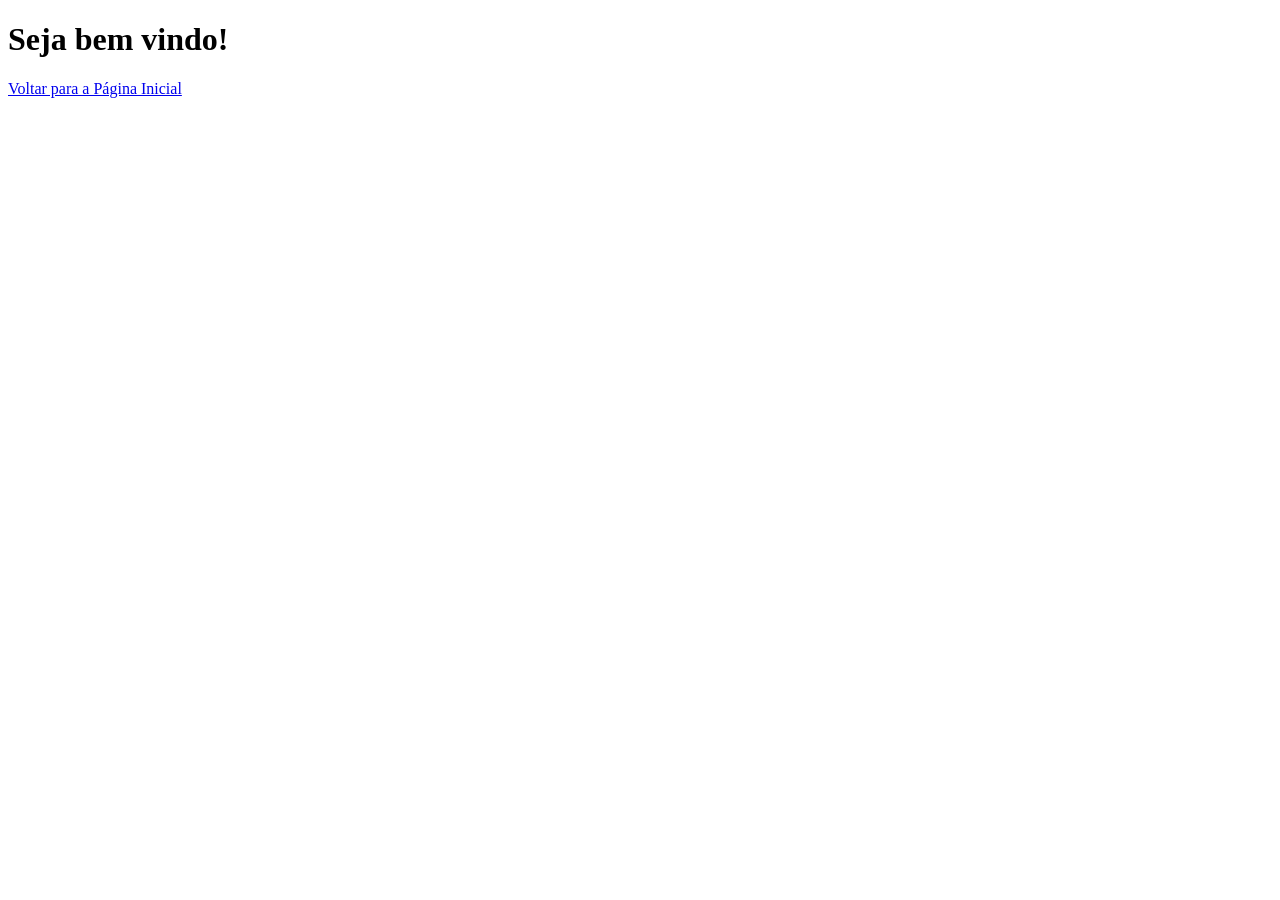
<file: AULA/08-07-2026/bemvindo.html>
<!DOCTYPE html>
<html lang="en">
<head>
    <meta charset="UTF-8">
    <meta name="viewport" content="width=device-width, initial-scale=1.0">
    <title>Seja bem vindo!</title>
</head>
<body>
    
        <h1>Seja bem vindo!</h1>

<a href="index.html" class="btn-voltar">Voltar para a Página Inicial</a>


</body>
</html>
</file>
